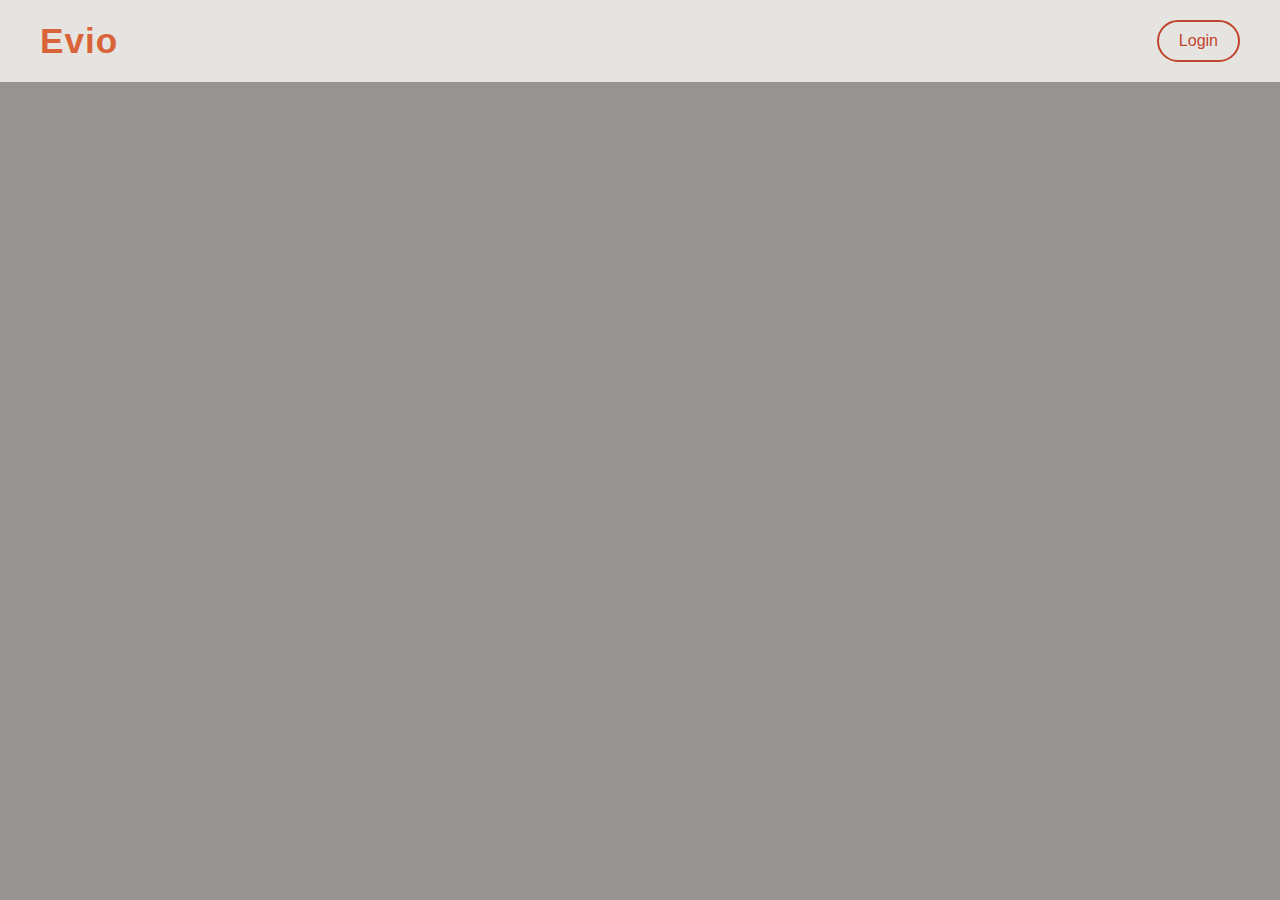
<file: Evio/index.html>
<!DOCTYPE html>
<html lang="en">
<head>
  <meta charset="UTF-8" />
  <meta name="viewport" content="width=device-width, initial-scale=1.0"/>
  <title>Evio | Energy + Vision + Optimization</title>
  <link rel="stylesheet" href="index.css" />
</head>
<body>

  <header class="hero">
    <nav class="navbar">
      <div class="logo">Evio</div>
      <a href="login.html" class="login-btn">Login</a>
    </nav>

    <div class="hero-content">
      <h1 class="animate-text">Energy + Vision + Optimization</h1>
      <p class="animate-subtext">Smarter utility management for a sustainable future.</p>
      <a href="login.html" class="cta-button">Get Started</a>
      <br /><br />
      <a href="login.html" class="signup-link">Don't have an account? Sign up</a>
    </div>
  </header>

</body>
</html>
</file>
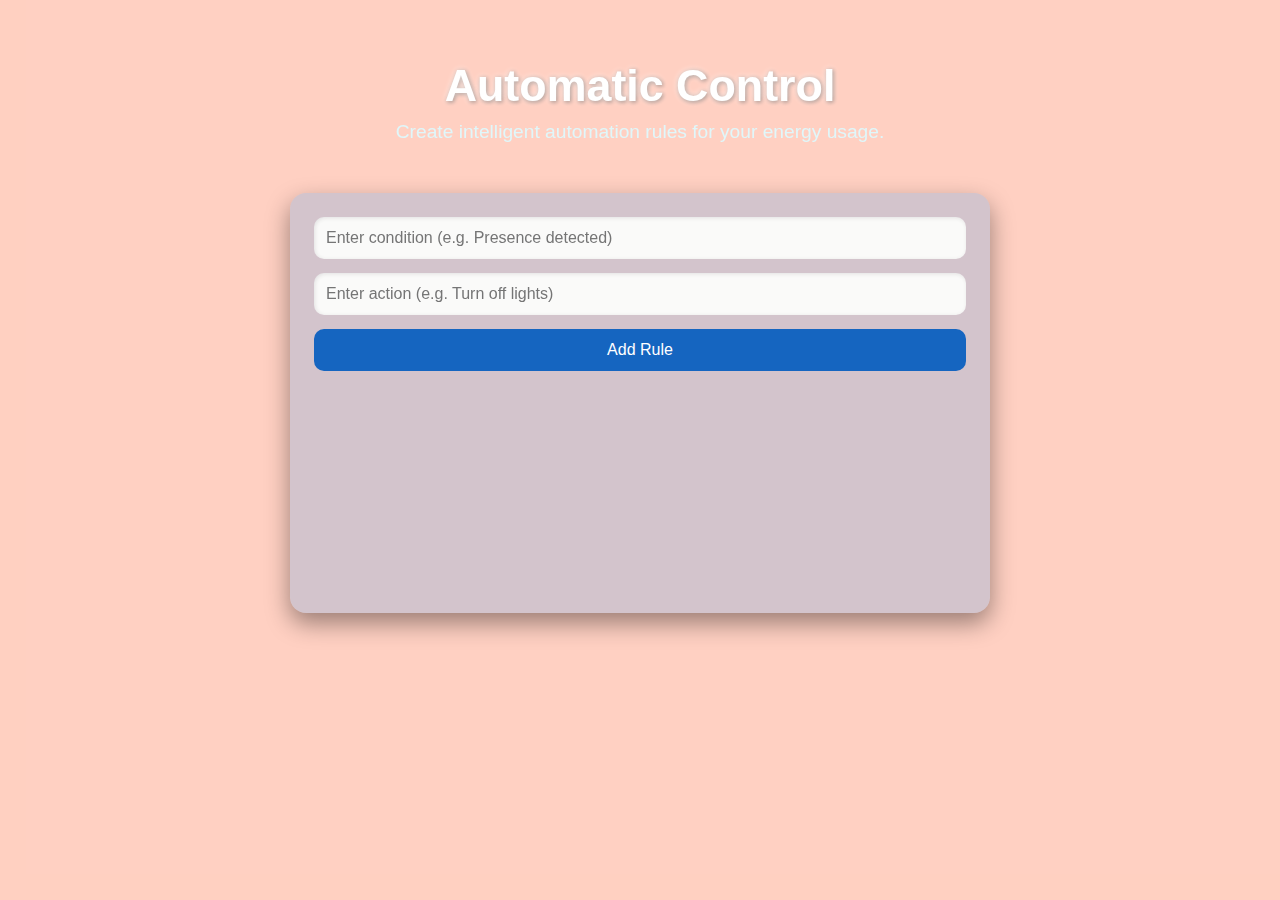
<file: Evio/automate.html>
<!DOCTYPE html>
<html lang="en">
<head>
  <meta charset="UTF-8" />
  <meta name="viewport" content="width=device-width, initial-scale=1.0"/>
  <title>Automatic Control | Evio</title>
  <link rel="stylesheet" href="automate.css" />
</head>
<body>
  <header class="auto-header">
    <h1>Automatic Control</h1>
    <p>Create intelligent automation rules for your energy usage.</p>
  </header>

  <section class="rule-section">
    <form id="ruleForm" class="rule-form">
      <input type="text" id="conditionInput" placeholder="Enter condition (e.g. Presence detected)" required />
      <input type="text" id="actionInput" placeholder="Enter action (e.g. Turn off lights)" required />
      <button type="submit">Add Rule</button>
    </form>

    <div id="customRules" class="rules-container">
      <div class="rule-card">
        <div class="rule-condition">If <strong>I'm away from home</strong>,</div>
        <div class="rule-action">then <strong>turn off all devices</strong>.</div>
      </div>
      <div class="rule-card">
        <div class="rule-condition">If <strong>it's 6 AM</strong>,</div>
        <div class="rule-action">then <strong>preheat water</strong>.</div>
      </div>
    </div>
  </section>

  <script src="automate.js"></script>
</body>
</html>
</file>
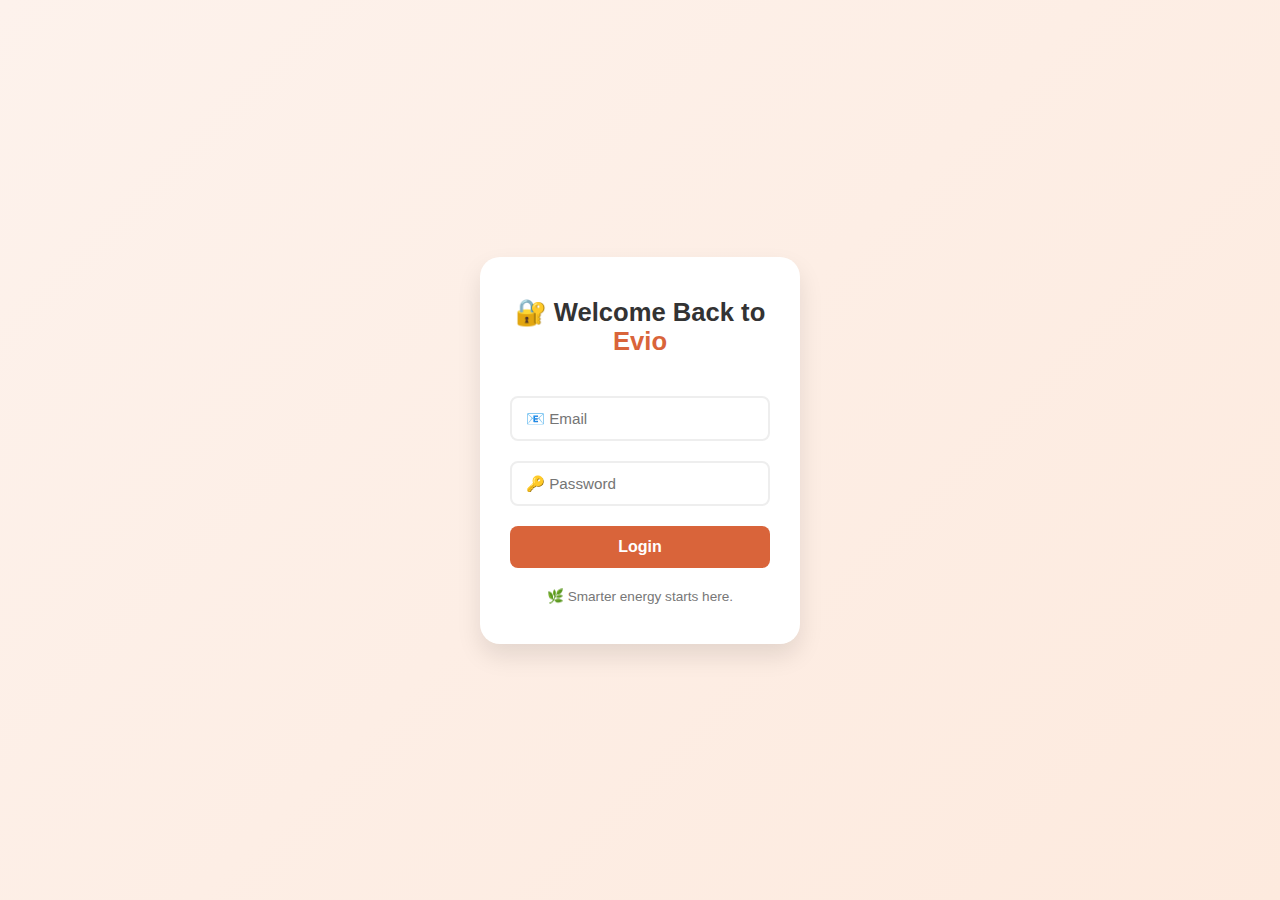
<file: Evio/login.html>
<!DOCTYPE html>
<html lang="en">
<head>
  <meta charset="UTF-8" />
  <meta name="viewport" content="width=device-width, initial-scale=1.0"/>
  <title>Evio Login</title>
  <link rel="stylesheet" href="login.css" />
</head>
<body>

  <div class="login-container">
    <h2>🔐 Welcome Back to <span class="highlight">Evio</span></h2>
    <form id="loginForm">
      <input type="email" name="email" placeholder="📧 Email" required />
      <input type="password" name="password" placeholder="🔑 Password" required />
      <button type="submit">Login</button>
    </form>
    <p id="login-message" style="margin-top: 10px;"></p>
    <p class="footer-note">🌿 Smarter energy starts here.</p>
  </div>

  <script>
    document.addEventListener("DOMContentLoaded", () => {
      const form = document.getElementById("loginForm");
      const message = document.getElementById("login-message");

      form.addEventListener("submit", async function (e) {
        e.preventDefault();

        const formData = new FormData(form);

        try {
          const response = await fetch("connect.php", {
            method: "POST",
            body: formData,
          });

          const text = await response.text();
          if (text.trim() === "success") {
            message.textContent = "Login Successful!";
            message.style.color = "#4caf50";

            setTimeout(() => {
              window.location.href = "feature.html"; // Redirect after login
            }, 1500);
          } else {
            message.textContent = text;
            message.style.color = "#f44336";
          }
        } catch (error) {
          message.textContent = "Server error. Please try again.";
          message.style.color = "#f44336";
        }
      });
    });
  </script>

</body>
</html>
</file>
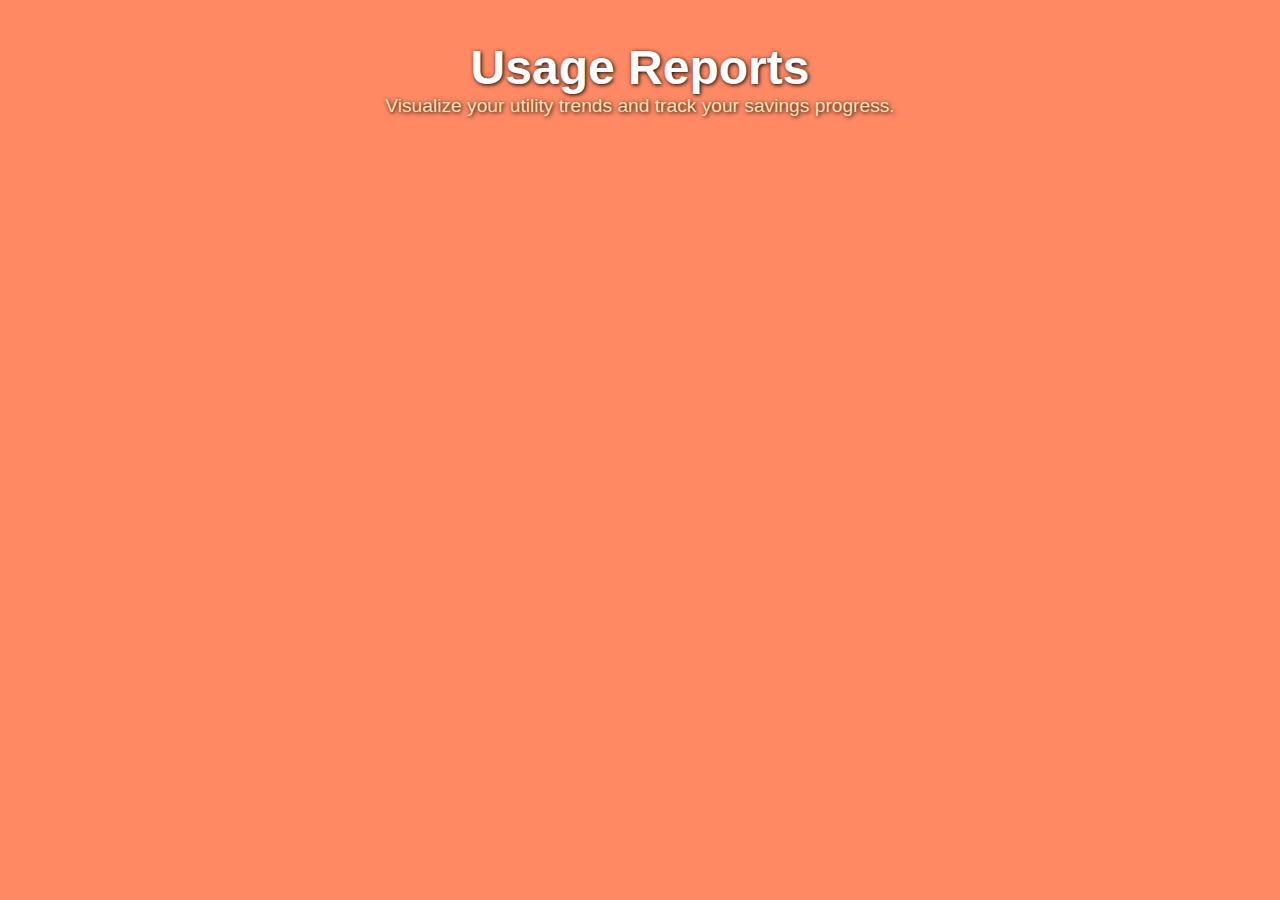
<file: Evio/report.html>
<!DOCTYPE html>
<html lang="en">
<head>
  <meta charset="UTF-8" />
  <meta name="viewport" content="width=device-width, initial-scale=1.0" />
  <title>Usage Report | Evio</title>
  <link rel="stylesheet" href="report.css" />
</head>
<body>
  <header class="report-header">
    <h1>Usage Reports</h1>
    <p>Visualize your utility trends and track your savings progress.</p>
  </header>

  <section class="report-grid">
    <div class="report-card animate delay-0">
      <h2>Electricity Usage ⚡</h2>
      <p>Tracked monthly with insights on peak time consumption.</p>
    </div>
    <div class="report-card animate delay-1">
      <h2>Water Usage 💧</h2>
      <p>Compare your usage to the previous month and optimize.</p>
    </div>
    <div class="report-card animate delay-2">
      <h2>Gas Usage 🔥</h2>
      <p>Analyze your daily usage and efficiency trends.</p>
    </div>
    <div class="report-card animate delay-3">
      <h2>Eco Goals 🌱</h2>
      <p>Track your eco targets and see your progress with green indicators.</p>
    </div>
  </section>
</body>
</html>
</file>
<file: Evio/index.css>
/* Global Styles */
* {
  margin: 0;
  padding: 0;
  box-sizing: border-box;
}

body {
  font-family: 'Segoe UI', sans-serif;
  background-color: #FAF7F4;
  color: #2B2B2B;
}

/* Navigation */
.navbar {
  display: flex;
  justify-content: space-between;
  align-items: center;
  padding: 20px 40px;
  background-color: rgba(250, 247, 244, 0.8);
  position: absolute;
  top: 0;
  width: 100%;
  z-index: 10;
}

.logo {
  font-size: 2.2rem; /* Bigger logo */
  font-weight: bold;
  color: #D9643A;
  letter-spacing: 1px;
}

.login-btn {
  padding: 10px 20px;
  background-color: transparent;
  color: #C1442E;
  border: 2px solid #C1442E;
  border-radius: 30px;
  text-decoration: none;
  transition: all 0.3s ease;
}

.login-btn:hover {
  background-color: #C1442E;
  color: #fff;
}

/* Hero Section */
.hero {
  height: 100vh;
  background: url('https://energy.mit.edu/wp-content/uploads/2022/07/Option-2_1000x667.jpg') center/cover no-repeat;
  display: flex;
  justify-content: center;
  align-items: center;
  text-align: center;
  position: relative;
}

.hero::after {
  content: '';
  position: absolute;
  inset: 0;
  background-color: rgba(0, 0, 0, 0.4);
}

.hero-content {
  position: relative;
  z-index: 1;
  max-width: 700px;
  color: #F2F2F2;
  animation: slideUp 1.5s ease forwards;
  opacity: 0;
}

/* Hero Text Animation */
.animate-text {
  font-size: 2.8rem;
  font-weight: 700;
  color: #F1D3B3;
  animation: fadeIn 2.5s ease forwards;
  margin-bottom: 20px;
  opacity: 0;
}

.animate-subtext {
  font-size: 1.2rem;
  color: #FAF7F4;
  margin-bottom: 30px;
  animation: fadeIn 3s ease forwards;
  opacity: 0;
}

.cta-button {
  background-color: #D9643A;
  color: #fff;
  padding: 14px 32px;
  border: none;
  border-radius: 30px;
  font-size: 1rem;
  text-decoration: none;
  transition: background 0.3s ease;
}

.cta-button:hover {
  background-color: #C1442E;
}

.signup-link {
  color: #F9D8C4;
  text-decoration: underline;
  font-size: 0.95rem;
  transition: color 0.3s ease;
}

.signup-link:hover {
  color: #fff;
}

/* Animations */
@keyframes slideUp {
  from {
    transform: translateY(30px);
    opacity: 0;
  }
  to {
    transform: translateY(0);
    opacity: 1;
  }
}

@keyframes fadeIn {
  to {
    opacity: 1;
  }
}
</file>
<file: Evio/login.css>
* {
  margin: 0;
  padding: 0;
  box-sizing: border-box;
}

body {
  font-family: 'Segoe UI', sans-serif;
  background: linear-gradient(135deg, #FDF2EC, #FDEADE);
  display: flex;
  justify-content: center;
  align-items: center;
  height: 100vh;
}

.login-container {
  background-color: #fff;
  padding: 40px 30px;
  border-radius: 20px;
  box-shadow: 0 12px 25px rgba(0, 0, 0, 0.1);
  width: 320px;
  text-align: center;
  animation: fadeInUp 1.2s ease both;
}

.login-container h2 {
  font-size: 1.6rem;
  margin-bottom: 30px;
  color: #333;
}

.highlight {
  color: #D9643A;
  font-weight: bold;
}

form input {
  width: 100%;
  padding: 12px 14px;
  margin: 10px 0;
  border: 2px solid #eee;
  border-radius: 8px;
  font-size: 0.95rem;
  transition: border 0.3s ease;
}

form input:focus {
  border-color: #D9643A;
  outline: none;
}

form button {
  width: 100%;
  padding: 12px;
  background-color: #D9643A;
  color: #fff;
  border: none;
  border-radius: 8px;
  font-size: 1rem;
  font-weight: bold;
  margin-top: 10px;
  cursor: pointer;
  transition: background-color 0.3s ease;
}

form button:hover {
  background-color: #C1442E;
}

.footer-note {
  margin-top: 20px;
  font-size: 0.85rem;
  color: #777;
}

/* Animation */
@keyframes fadeInUp {
  from {
    opacity: 0;
    transform: translateY(30px);
  }
  to {
    opacity: 1;
    transform: translateY(0);
  }
}
</file>
<file: Evio/report.css>
* {
  margin: 0;
  padding: 0;
  box-sizing: border-box;
}

body {
  font-family: 'Segoe UI', sans-serif;
  background: linear-gradient(rgba(255, 87, 34, 0.7), rgba(255, 87, 34, 0.7)),
              url('https://ca-times.brightspotcdn.com/dims4/default/c344b5c/2147483647/strip/true/crop/1400x933+0+0/resize/1200x800!/quality/75/?url=https%3A%2F%2Fcalifornia-times-brightspot.s3.amazonaws.com%2Fbc%2Fc0%2F86c15ac54541882f377b78ace839%2Freal-estate-upward-trend.jpg') 
              no-repeat center center/cover;
  background-attachment: fixed;
  min-height: 100vh;
  color: white;
  padding: 40px 20px;
}

/* Header */
.report-header {
  text-align: center;
  margin-bottom: 50px;
  text-shadow: 1px 1px 4px #000;
}

.report-header h1 {
  font-size: 3rem;
  font-weight: bold;
  color: #fff;
}

.report-header p {
  font-size: 1.2rem;
  color: #ffe0b2;
}

/* Grid Layout */
.report-grid {
  display: grid;
  grid-template-columns: repeat(auto-fit, minmax(250px, 1fr));
  gap: 30px;
  padding: 0 10px;
}

/* Card */
.report-card {
  background: rgba(255, 255, 255, 0.1);
  border: 1px solid rgba(255, 255, 255, 0.15);
  border-radius: 16px;
  padding: 24px;
  box-shadow: 0 10px 30px rgba(0, 0, 0, 0.4);
  backdrop-filter: blur(6px);
  transition: transform 0.3s ease, box-shadow 0.3s ease;
  opacity: 0;
  transform: translateY(30px);
  animation: fadeInUp 0.6s ease forwards;
}

.report-card h2 {
  font-size: 1.5rem;
  margin-bottom: 12px;
  color: #ffffff;
}

.report-card p {
  font-size: 1rem;
  color: #f0f0f0;
}

/* Animations */
@keyframes fadeInUp {
  to {
    opacity: 1;
    transform: translateY(0);
  }
}

.animate.delay-0 { animation-delay: 0s; }
.animate.delay-1 { animation-delay: 0.2s; }
.animate.delay-2 { animation-delay: 0.4s; }
.animate.delay-3 { animation-delay: 0.6s; }

.report-card:hover {
  transform: translateY(-5px);
  box-shadow: 0 12px 35px rgba(0, 0, 0, 0.5);
}
</file>
<file: Evio/automate.css>
/* Reset & Base */
* {
  margin: 0;
  padding: 0;
  box-sizing: border-box;
}

body {
  font-family: 'Segoe UI', sans-serif;
  color: #ffffff;
  min-height: 100vh;
  background: 
    linear-gradient(rgba(255, 138, 101, 0.4), rgba(255, 138, 101, 0.4)),
    url('https://cdn.jswonehomes.com/trending_technologies_in_home_automation_5bf46fced3/trending_technologies_in_home_automation_5bf46fced3.jpeg') 
    no-repeat center center / cover;
  background-attachment: fixed;
  backdrop-filter: blur(10px);
  -webkit-backdrop-filter: blur(10px);
  display: flex;
  flex-direction: column;
  align-items: center;
}


/* Header */
.auto-header {
  text-align: center;
  padding: 60px 20px 20px;
  color: #e3f2fd;
}

.auto-header h1 {
  font-size: 2.8rem;
  font-weight: bold;
  color: #ffffff; /* Pure white */
  text-shadow:
    0 0 6px rgba(255, 255, 255, 0.8),
    1px 1px 4px rgba(0, 0, 0, 0.5);
}


.auto-header p {
  margin-top: 10px;
  font-size: 1.2rem;
  color: #e0f7fa;
}

/* Rule Section */
.rule-section {
  width: 90%;
  max-width: 700px;
  margin-top: 30px;
  background: rgba(33, 150, 243, 0.2);
  padding: 24px;
  border-radius: 16px;
  backdrop-filter: blur(10px);
  box-shadow: 0 10px 25px rgba(0, 0, 0, 0.4);
}

/* Form Inputs */
.rule-form {
  display: flex;
  flex-direction: column;
  gap: 14px;
}

.rule-form input {
  padding: 12px;
  border-radius: 10px;
  border: none;
  font-size: 1rem;
  background-color: rgba(255, 255, 255, 0.9);
  color: #212121;
  box-shadow: inset 1px 1px 4px rgba(0,0,0,0.1);
}

.rule-form button {
  background-color: #1565c0;
  color: #fff;
  padding: 12px;
  font-size: 1rem;
  border: none;
  border-radius: 10px;
  cursor: pointer;
  transition: background-color 0.3s ease;
}

.rule-form button:hover {
  background-color: #0d47a1;
}

/* Rules Display */
.rules-container {
  margin-top: 30px;
  display: flex;
  flex-direction: column;
  gap: 16px;
}

.rule-card {
  background: rgba(0, 0, 0, 0.6);
  padding: 18px;
  border-radius: 12px;
  box-shadow: 0 6px 20px rgba(0, 0, 0, 0.5);
  color: #ffffff;
  transform: translateY(20px);
  opacity: 0;
  animation: slideIn 0.6s ease forwards;
}

.rule-condition,
.rule-action {
  font-size: 1.1rem;
  margin-bottom: 4px;
}

/* Animation */
@keyframes slideIn {
  to {
    transform: translateY(0);
    opacity: 1;
  }
}
</file>
